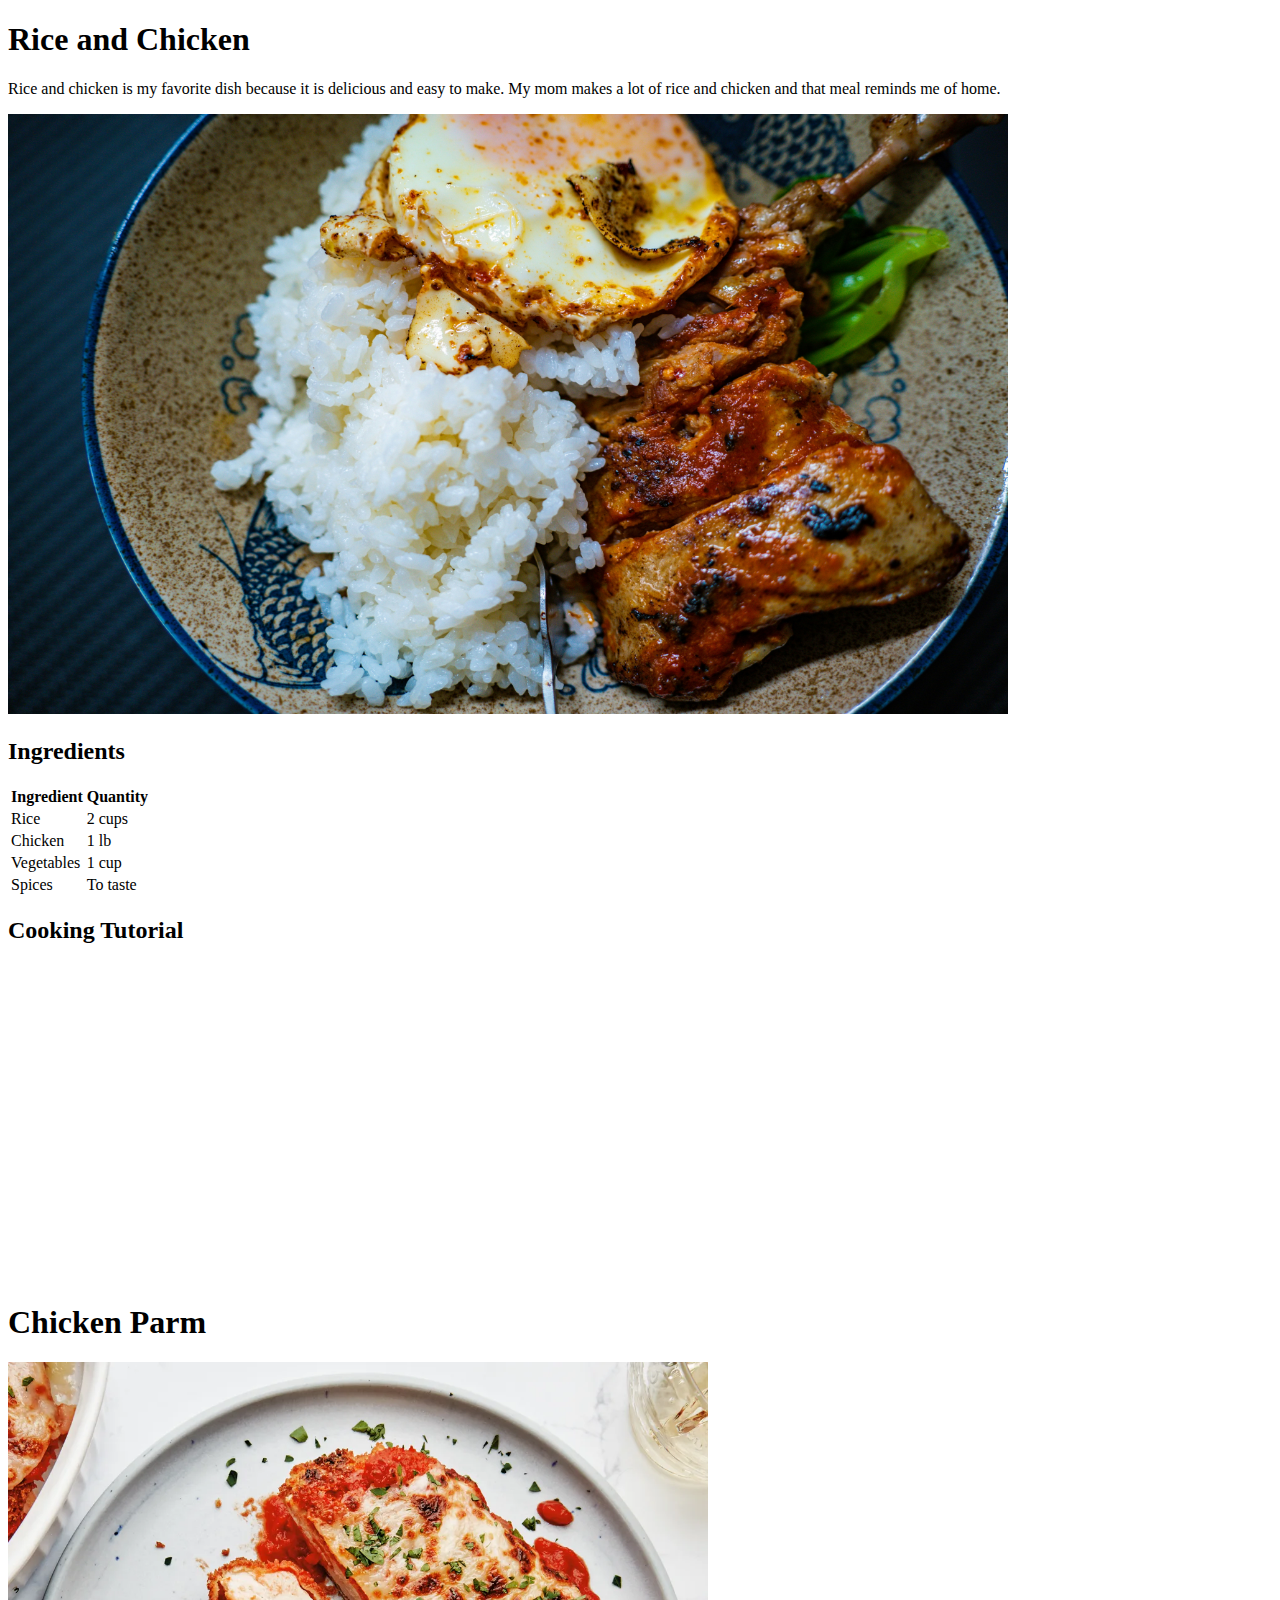
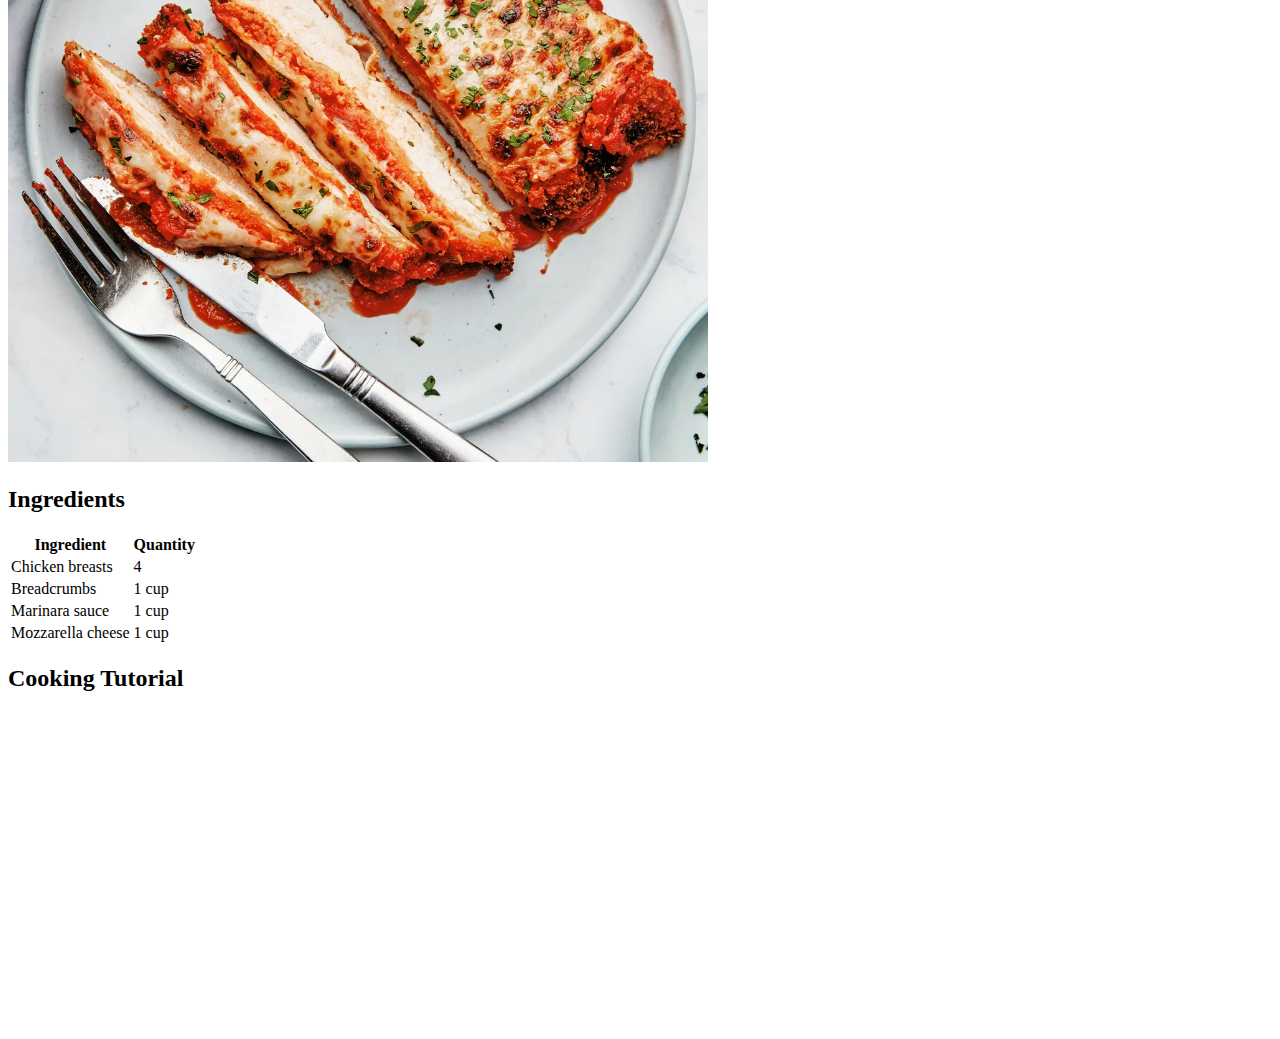
<file: labs/lab3/index.html>
<!DOCTYPE html>
<html lang="en">
<head>
    <meta charset="UTF-8">
    <meta name="viewport" content="width=device-width, initial-scale=1.0">
    <title>Rice and Chicken</title>
</head>
<body>
    <h1>Rice and Chicken</h1>
    <p>Rice and chicken is my favorite dish because it is delicious and easy to make. My mom makes a lot of rice and chicken and that meal reminds me of home. </p>


        <img src="images/rice_chicken.jpg" width="1000px" height="600px"  alt="Rice and Chicken" />
    <h2>Ingredients</h2>
    <table>
        <tr>
            <th>Ingredient</th>
            <th>Quantity</th>
        </tr>
        <tr>
            <td>Rice</td>
            <td>2 cups</td>
        </tr>
        <tr>
            <td>Chicken</td>
            <td>1 lb</td>
        </tr>
        <tr>
            <td>Vegetables</td>
            <td>1 cup</td>
        </tr>
        <tr>
            <td>Spices</td>
            <td>To taste</td>
        </tr>
    </table>
    <h2>Cooking Tutorial</h2>
    <iframe width="560" height="315" src="https://www.youtube.com/embed/3nEDcn5S8VA?si=KzeZxRQ4DGF1sa-4" title="YouTube video player" frameborder="0" allow="accelerometer; autoplay; clipboard-write; encrypted-media; gyroscope; picture-in-picture; web-share" referrerpolicy="strict-origin-when-cross-origin" allowfullscreen></iframe>


    <h1>Chicken Parm</h1>
    <img src="images/chicken_parm.webp" width="700px" height="700px" alt="Chicken Parm" />
    <h2>Ingredients</h2>
    <table>
        <tr>
            <th>Ingredient</th>
            <th>Quantity</th>
        </tr>
        <tr>
            <td>Chicken breasts</td>
            <td>4</td>
        </tr>
        <tr>
            <td>Breadcrumbs</td>
            <td>1 cup</td>
        </tr>
        <tr>

            
            <td>Marinara sauce</td>
            <td>1 cup</td>
        </tr>
        <tr>
            <td>Mozzarella cheese</td>
            <td>1 cup</td>
        </tr>
    </table>
    <h2>Cooking Tutorial</h2>
<iframe width="560" height="315" src="https://www.youtube.com/embed/gWJAirwCl8U?si=Ivl3hVZ7iwxwIbOj" title="YouTube video player" frameborder="0" allow="accelerometer; autoplay; clipboard-write; encrypted-media; gyroscope; picture-in-picture; web-share" referrerpolicy="strict-origin-when-cross-origin" allowfullscreen></iframe>
</body>
</html>


<!-- Your recipe home page should include the following information for your dish:
The name of your favorite dish. 
A short paragraph explaining why this dish is your favorite, any special memories associated with it, or interesting facts about it.
A picture of your dish. See the Images section below for more information.
Ingredients for your favorite dish that will be listed in a table.
A YouTube video related to your dish (tutorial or cooking demonstration).


It should also include the following information for your partners’ dishes:
The name of their favorite dishes. 
Pictures of their dishes. See the Images section below for more information.
Ingredients for their favorite dishes that will be listed in a table. -->
</file>
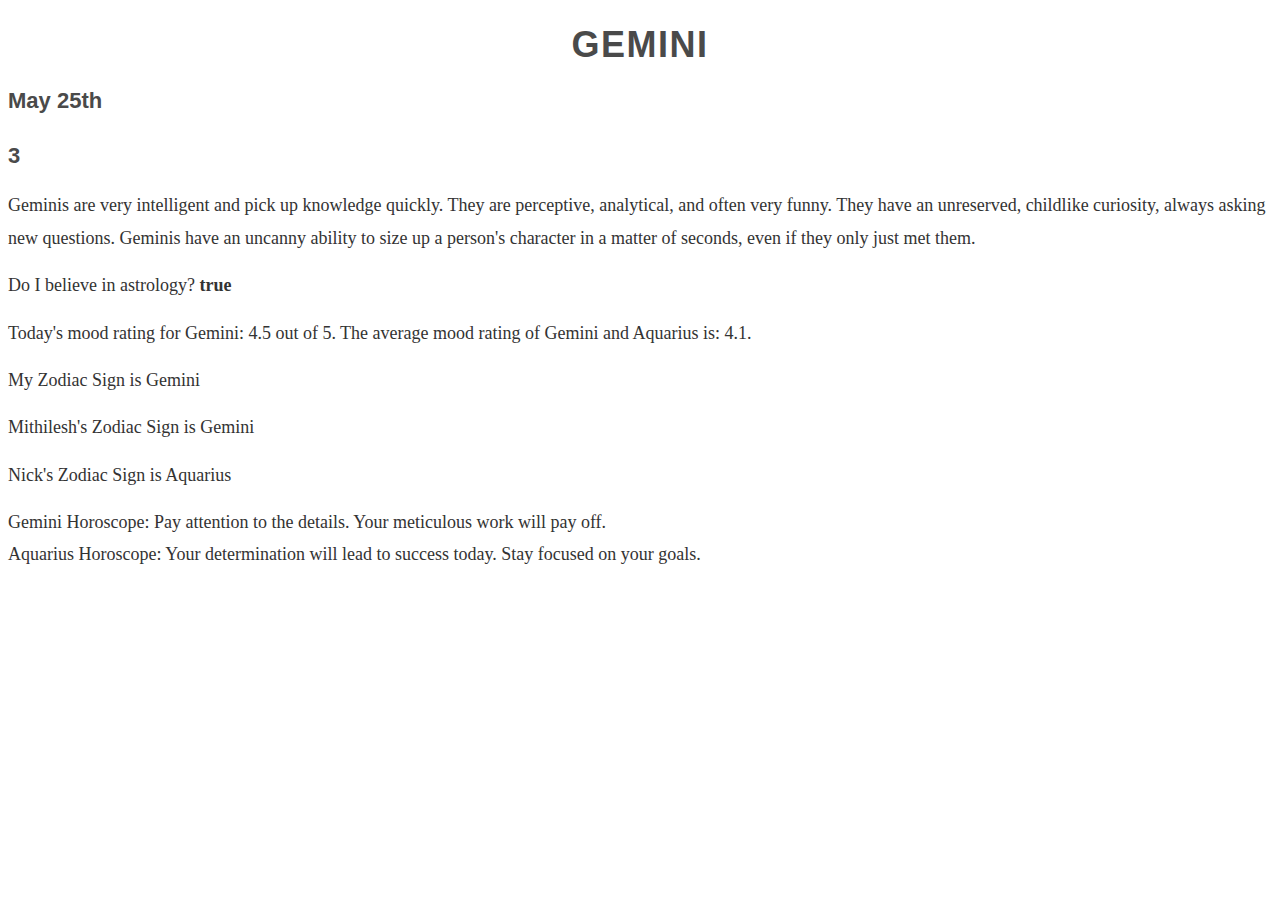
<file: labs/lab7/index.html>
<!DOCTYPE html>
<html>
  <head>
    <link href="css/style.css" type="text/css" rel="stylesheet">
  </head>
  
  <body>
    <h1 id="sign">My Sign</h1>
    <h3 class="birthday">Birthday: </h3>
    <h4 class="luckyNum">Lucky Number: </h4>
    <p>My horoscope...</p>
    <p>Do I believe in astrology? </p>
    <p></p>
    <p></p>
    <p></p>
    <p></p>
    <p></p>
    
  <script src="js/horoscope-data.js"></script>
  </body>
</html>
</file>
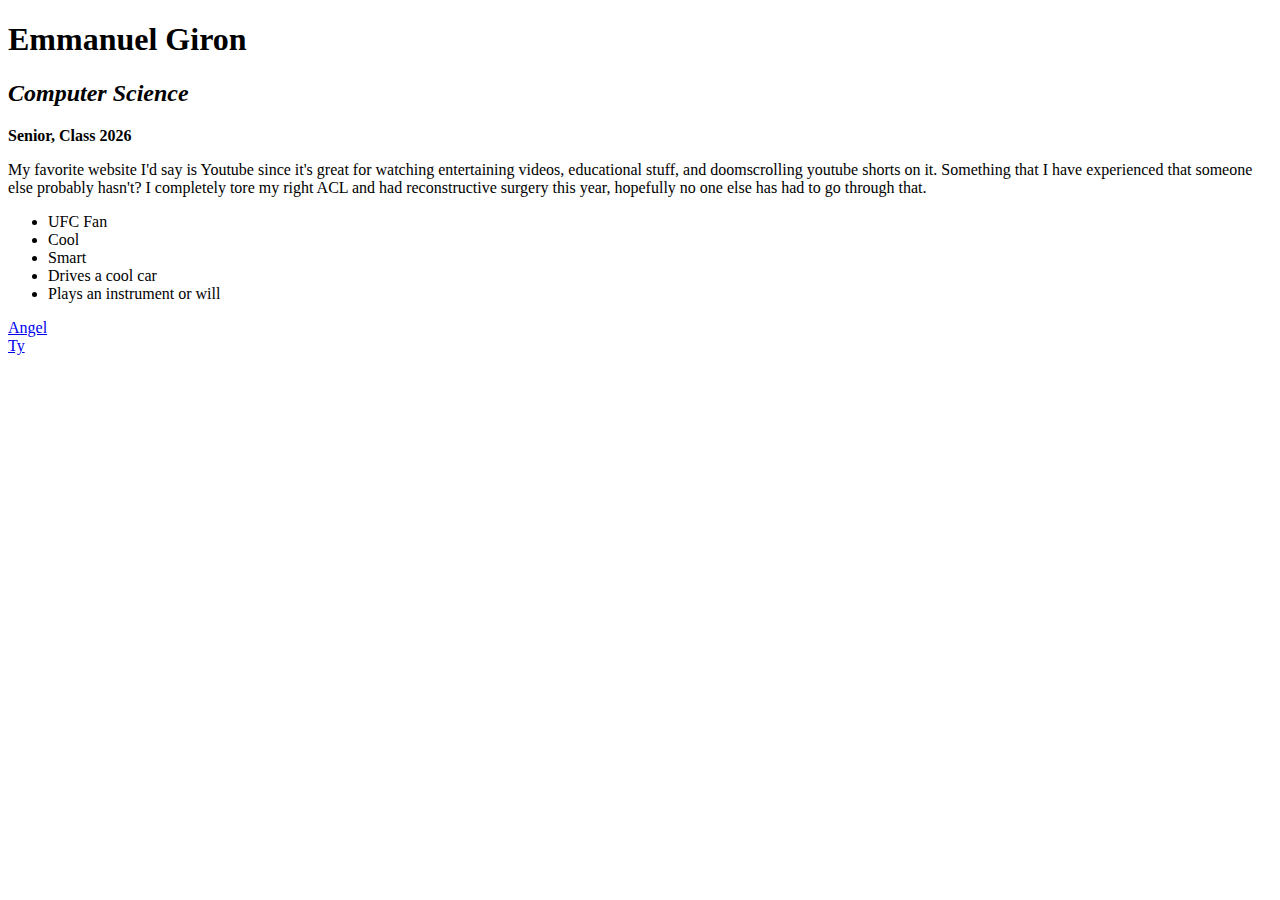
<file: labs/profile.html>
<!DOCTYPE html>
<html lang="en">
<head>
    <meta charset="UTF-8">
    <meta name="viewport" content="width=, initial-scale=1.0">
    <title>Emmanuel Giron</title>
</head>
<body>
    <h1>Emmanuel Giron</h1>

    <h2><em>Computer Science</em></h2>

    <p><strong>Senior, Class 2026</strong></p>

<p>My favorite website I'd say is Youtube since it's great for watching entertaining videos,  educational stuff, and doomscrolling youtube shorts on it. 
Something that I have experienced that someone else probably hasn't? I completely tore my right ACL and had 
reconstructive surgery this year, hopefully no one else has had to go through that.</p>

<ul>
    <li>UFC Fan</li>
    <li>Cool</li>
    <li>Smart</li>
    <li>Drives a cool car</li>
    <li>Plays an instrument or will</li>
</ul>

<a href="https://tymitchell.rhody.dev/csc271_projects/labs/lab2/profile.html ">Angel</a></h2> <br>
<a href="https://emmanuelgiron.rhody.dev/csc271_Projects/Labs/lab2/profile.html">Ty</a></h2>
 </body>
    
</html>
</file>
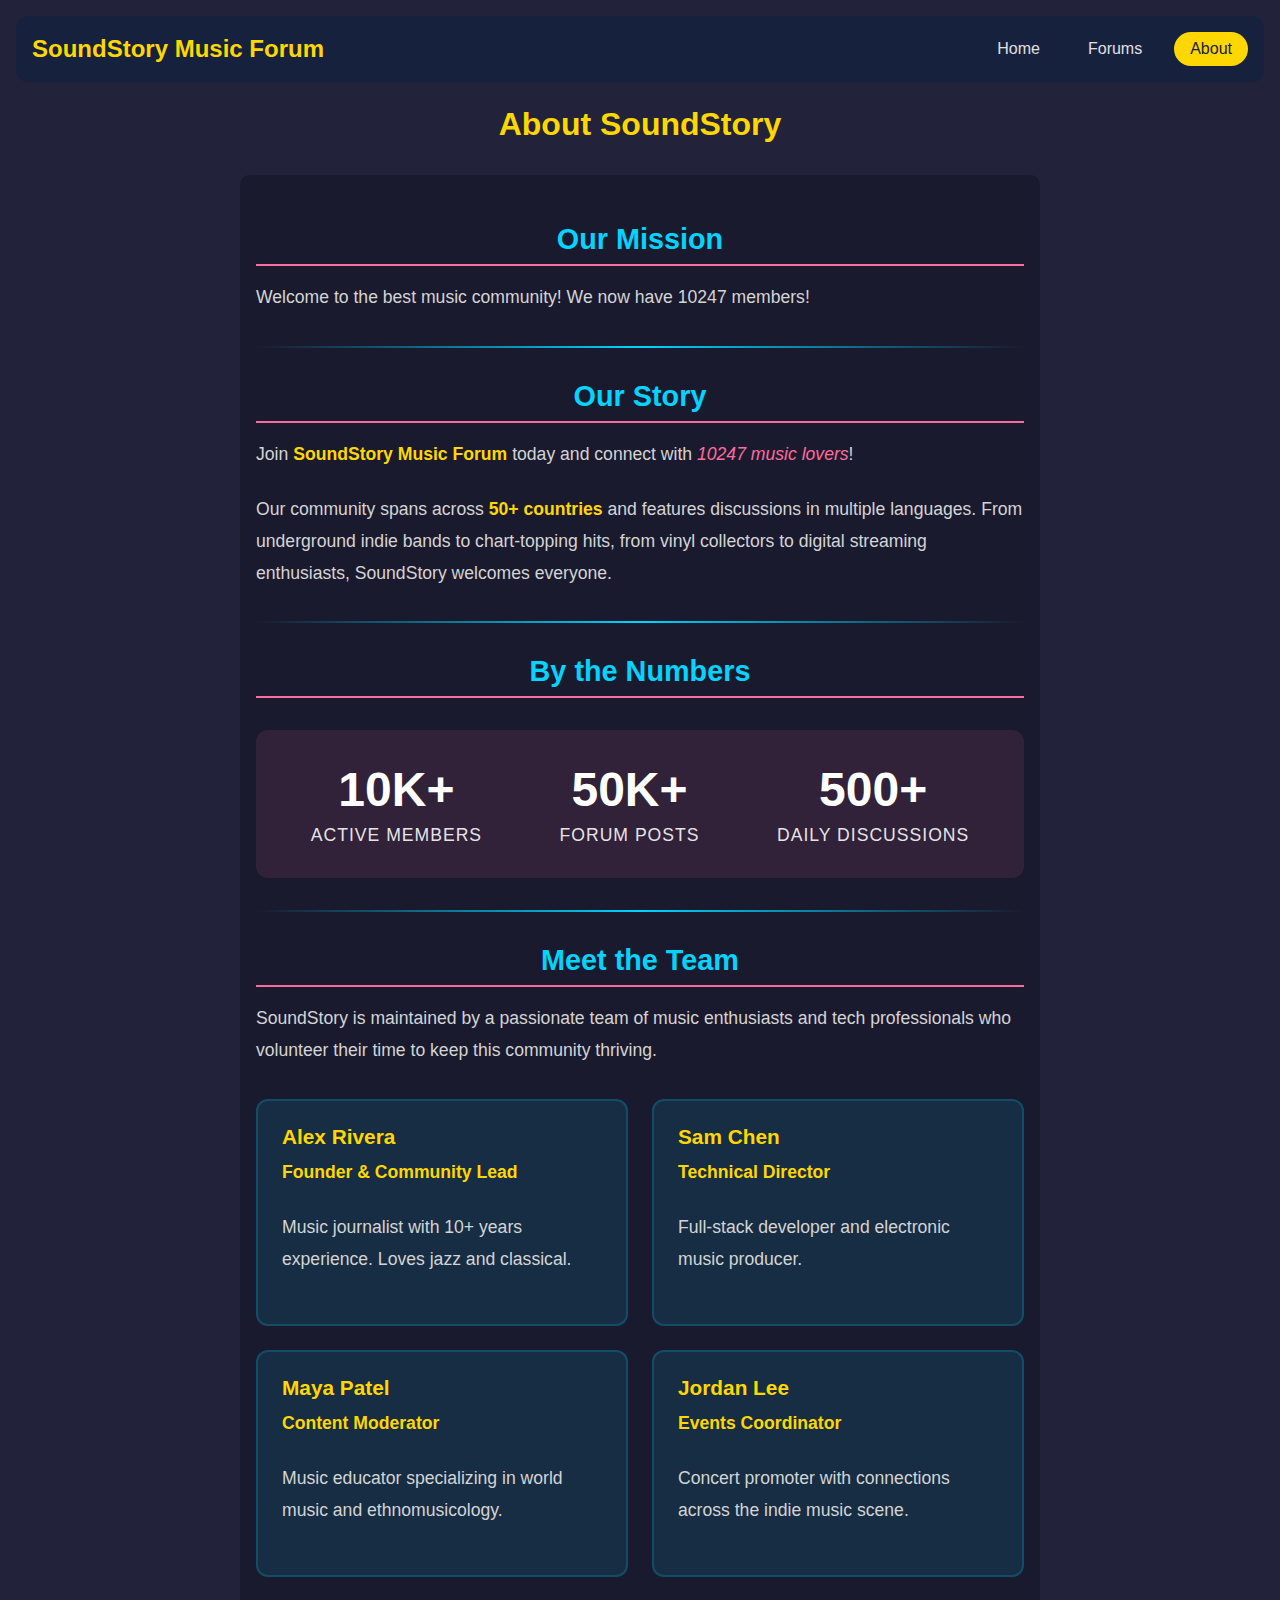
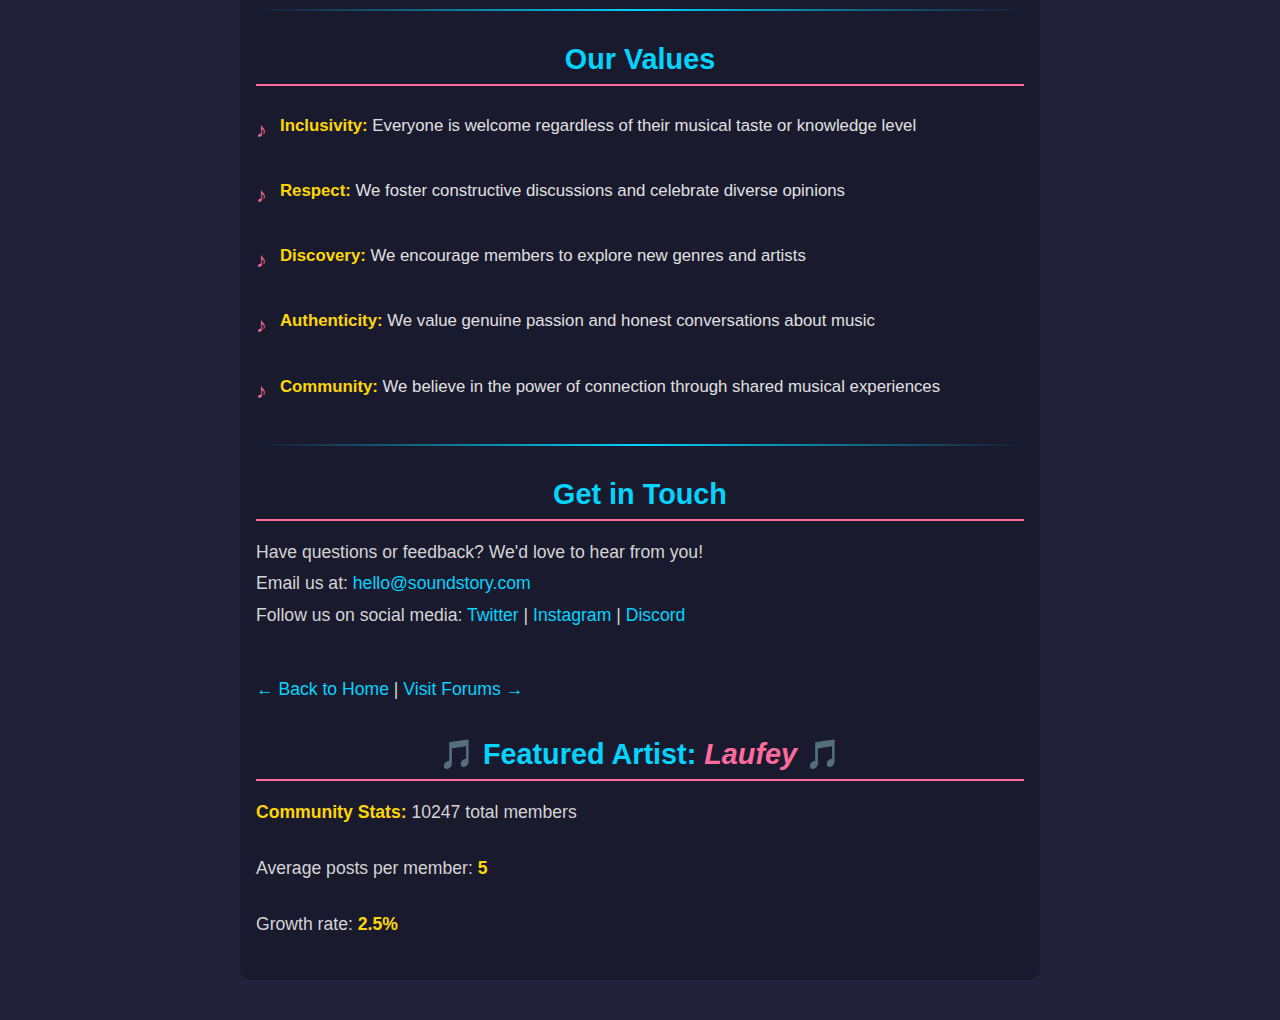
<file: product_site/about.html>
<!DOCTYPE html>
<html lang="en">
    <head>
        <meta charset="UTF-8" />
        <meta name="viewport" content="width=device-width, initial-scale=1.0" />

        <!-- SEO Meta Tags -->
        <title>About - SoundStory | Music Community & Forums</title>
        <meta
            name="description"
            content="Learn about SoundStory — a global community where music lovers connect, share, and discover new sounds from around the world."
        />
        <meta
            name="keywords"
            content="SoundStory, music forum, music community, about SoundStory, music discussion, global music fans"
        />
        <meta name="author" content="SoundStory Team" />

        <!-- Open Graph (Facebook & LinkedIn) -->
        <meta
            property="og:title"
            content="About SoundStory | Discover Our Music Community"
        />
        <meta
            property="og:description"
            content="SoundStory is a welcoming space for music lovers to connect, share, and explore sounds across cultures."
        />
        <meta property="og:type" content="website" />
        <meta property="og:url" content="https://www.soundstory.com/about.html" />
        <meta
            property="og:image"
            content="https://www.soundstory.com/images/og-image.jpg"
        />

        <!-- Twitter Card -->
        <meta name="twitter:card" content="summary_large_image" />
        <meta
            name="twitter:title"
            content="About SoundStory | Discover Our Music Community"
        />
        <meta
            name="twitter:description"
            content="Join SoundStory — where music lovers connect and share their passion for sound."
        />
        <meta
            name="twitter:image"
            content="https://www.soundstory.com/images/og-image.jpg"
        />

        <!-- Favicon -->
        <link rel="icon" type="image/png" href="images/favicon.png" alt="SoundStory logo favicon" />

        <!-- Stylesheet -->
        <link rel="stylesheet" href="css/stylesheet.css" />
        <style>
            /* Ensure visible focus for keyboard navigation */
            a:focus, button:focus, .header-nav a:focus {
                outline: 2px solid #0078d7;
                outline-offset: 2px;
                background: #e6f0fa;
            }
            .skip-link {
                position: absolute;
                left: -999px;
                top: auto;
                width: 1px;
                height: 1px;
                overflow: hidden;
                z-index: 100;
                background: #fff;
                color: #0078d7;
                padding: 8px;
                border-radius: 4px;
            }
            .skip-link:focus {
                left: 10px;
                top: 10px;
                width: auto;
                height: auto;
                font-weight: bold;
                box-shadow: 0 0 2px #0078d7;
            }
        </style>
        <!-- Google Tag Manager -->
        <script>
            (function (w, d, s, l, i) {
                w[l] = w[l] || [];
                w[l].push({ "gtm.start": new Date().getTime(), event: "gtm.js" });
                var f = d.getElementsByTagName(s)[0],
                    j = d.createElement(s),
                    dl = l != "dataLayer" ? "&l=" + l : "";
                j.async = true;
                j.src = "https://www.googletagmanager.com/gtm.js?id=" + i + dl;
                f.parentNode.insertBefore(j, f);
            })(window, document, "script", "dataLayer", "GTM-5FD22DLH");
        </script>
        <!-- End Google Tag Manager -->
    </head>

    <body>
        <!-- Skip to main content link for keyboard users -->
        <a href="#main-content" class="skip-link" tabindex="0">Skip to main content</a>

        <!-- Google Tag Manager (noscript) -->
        <noscript
            ><iframe
                src="https://www.googletagmanager.com/ns.html?id=GTM-5FD22DLH"
                height="0"
                width="0"
                style="display: none; visibility: hidden"
                title="Google Tag Manager"
                aria-hidden="true"
            ></iframe
        ></noscript>
        <!-- End Google Tag Manager (noscript) -->

        <!-- Header with Navigation -->
        <header class="header" role="banner">
            <div class="header-logo" aria-label="SoundStory logo">SoundStory</div>
            <nav class="header-nav" aria-label="Main navigation">
                <a href="music_forum.html" tabindex="0">Home</a>
                <a href="sound_story.html" tabindex="0">Forums</a>
                <a href="about.html" class="active" aria-current="page" tabindex="0">About</a>
            </nav>
        </header>

        <!-- Main Heading -->
        <div class="main-heading-container">
            <h1 class="main-heading">About SoundStory</h1>
        </div>

        <!-- Main Content Area -->
        <main id="main-content" tabindex="-1">
            <section class="mission-section">
                <h2>Our Mission</h2>
                <p>
                    <strong>SoundStory</strong> was founded with a simple mission: to
                    create a <em>welcoming space</em>
                    where music lovers from all backgrounds can share their passion,
                    discover new sounds, and connect with like-minded individuals. We
                    believe that music is a universal language that transcends borders,
                    cultures, and generations.
                </p>
            </section>

            <hr />

            <section class="story-section">
                <h2>Our Story</h2>
                <p>
                    Founded in 2024, SoundStory began as a small community of friends who
                    wanted to discuss music beyond mainstream platforms. What started as
                    weekly meetups evolved into a thriving online forum with thousands of
                    members worldwide. Today, we're proud to be one of the most
                    <em>diverse and inclusive</em> music communities on the web.
                </p>
                <p>
                    Our community spans across <strong>50+ countries</strong> and features
                    discussions in multiple languages. From underground indie bands to
                    chart-topping hits, from vinyl collectors to digital streaming
                    enthusiasts, SoundStory welcomes everyone.
                </p>
            </section>

            <hr />

            <section class="stats-section" aria-label="Community statistics">
                <h2>By the Numbers</h2>
                <div class="stats-container">
                    <div class="stat-box" tabindex="0" aria-label="Over 10,000 active members">
                        <span class="stat-number">10K+</span>
                        <span class="stat-label">Active Members</span>
                    </div>
                    <div class="stat-box" tabindex="0" aria-label="Over 50,000 forum posts">
                        <span class="stat-number">50K+</span>
                        <span class="stat-label">Forum Posts</span>
                    </div>
                    <div class="stat-box" tabindex="0" aria-label="Over 500 daily discussions">
                        <span class="stat-number">500+</span>
                        <span class="stat-label">Daily Discussions</span>
                    </div>
                </div>
            </section>

            <hr />

            <section class="team-section">
                <h2>Meet the Team</h2>
                <p>
                    SoundStory is maintained by a passionate team of music enthusiasts and
                    tech professionals who volunteer their time to keep this community
                    thriving.
                </p>
                <div class="team-grid">
                    <div class="team-member" tabindex="0" aria-label="Alex Rivera, Founder and Community Lead. Music journalist with 10+ years experience. Loves jazz and classical.">
                        <h3>Alex Rivera</h3>
                        <p><strong>Founder & Community Lead</strong></p>
                        <p>
                            Music journalist with 10+ years experience. Loves jazz and
                            classical.
                        </p>
                    </div>
                    <div class="team-member" tabindex="0" aria-label="Sam Chen, Technical Director. Full-stack developer and electronic music producer.">
                        <h3>Sam Chen</h3>
                        <p><strong>Technical Director</strong></p>
                        <p>Full-stack developer and electronic music producer.</p>
                    </div>
                    <div class="team-member" tabindex="0" aria-label="Maya Patel, Content Moderator. Music educator specializing in world music and ethnomusicology.">
                        <h3>Maya Patel</h3>
                        <p><strong>Content Moderator</strong></p>
                        <p>
                            Music educator specializing in world music and ethnomusicology.
                        </p>
                    </div>
                    <div class="team-member" tabindex="0" aria-label="Jordan Lee, Events Coordinator. Concert promoter with connections across the indie music scene.">
                        <h3>Jordan Lee</h3>
                        <p><strong>Events Coordinator</strong></p>
                        <p>
                            Concert promoter with connections across the indie music scene.
                        </p>
                    </div>
                </div>
            </section>

            <hr />

            <section class="values-section">
                <h2>Our Values</h2>
                <ul>
                    <li>
                        <strong>Inclusivity:</strong> Everyone is welcome regardless of
                        their musical taste or knowledge level
                    </li>
                    <li>
                        <strong>Respect:</strong> We foster constructive discussions and
                        celebrate diverse opinions
                    </li>
                    <li>
                        <strong>Discovery:</strong> We encourage members to explore new
                        genres and artists
                    </li>
                    <li>
                        <strong>Authenticity:</strong> We value genuine passion and honest
                        conversations about music
                    </li>
                    <li>
                        <strong>Community:</strong> We believe in the power of connection
                        through shared musical experiences
                    </li>
                </ul>
            </section>

            <hr />

            <section class="contact-section">
                <h2>Get in Touch</h2>
                <p>
                    Have questions or feedback? We'd love to hear from you!<br />
                    Email us at:
                    <a href="mailto:hello@soundstory.com" tabindex="0">hello@soundstory.com</a><br />
                    Follow us on social media: 
                    <a href="#" tabindex="0" aria-label="Follow us on Twitter">Twitter</a> |
                    <a href="#" tabindex="0" aria-label="Follow us on Instagram">Instagram</a> | 
                    <a href="#" tabindex="0" aria-label="Join us on Discord">Discord</a>
                </p>
            </section>

            <nav class="back-navigation" aria-label="Page navigation">
                <br />
                <p>
                    <a href= "music_forum.html" tabindex="0">← Back to Home</a> |
                    <a href= "sound_story.html" tabindex="0">Visit Forums →</a>
                </p>
            </nav>
        </main>
        <script src="js/app.js"></script>
    </body>
</html>
</file>
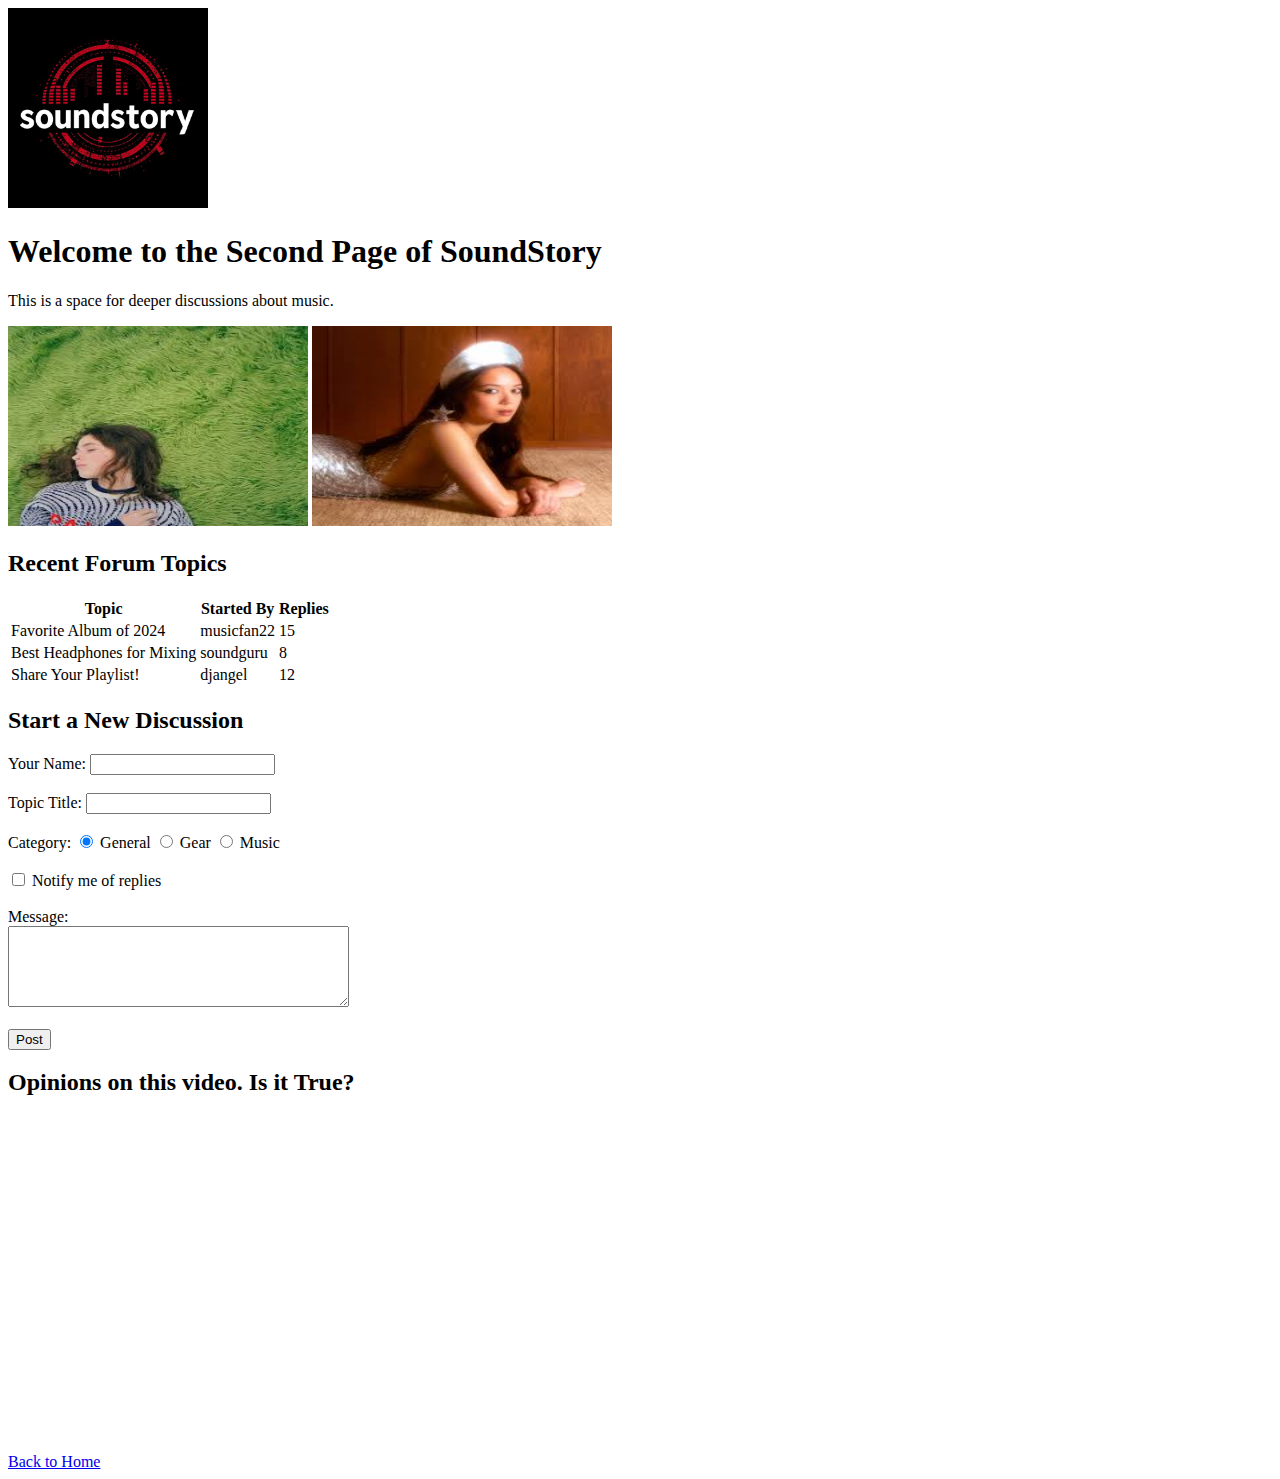
<file: product_site/second_page.html>
<!-- Angel Bencosme 9/26
This page is kind of like the page where you can make a post to the forum -->

<!DOCTYPE html>
<html lang="en">
<head>
    <meta charset="UTF-8">
    <meta name="viewport" content="width=device-width, initial-scale=1.0">
    <title>Sound Story</title>
</head>
<body>
    <!-- Logo -->
    <img src="images/soundstory.jpg" alt="SoundStory original logo: stylized headphones with music notes" width="200" height="200">

    <h1>Welcome to the Second Page of SoundStory</h1>
    <p>This is a space for deeper discussions about music.</p>

    <!-- Related Images -->
    <div>
        <img src="images/clairo.jpeg" alt="People discussing music in a forum" width="300" height="200">
        <img src="images/laufey.jpeg" alt="Colorful music waveform illustration" width="300" height="200">
    </div>

    <!-- Table: Recent Forum Topics -->
    <h2>Recent Forum Topics</h2>
    <table>
        <thead>
            <tr>
                <th>Topic</th>
                <th>Started By</th>
                <th>Replies</th>
            </tr>
        </thead>
        <tbody>
            <tr>
                <td>Favorite Album of 2024</td>
                <td>musicfan22</td>
                <td>15</td>
            </tr>
            <tr>
                <td>Best Headphones for Mixing</td>
                <td>soundguru</td>
                <td>8</td>
            </tr>
            <tr>
                <td>Share Your Playlist!</td>
                <td>djangel</td>
                <td>12</td>
            </tr>
        </tbody>
    </table>

    <!-- Forum Post Form -->
    <h2>Start a New Discussion</h2>
    <form action="#" method="post">
        <label for="username">Your Name:</label>
        <input type="text" id="username" name="username" required maxlength="20"><br><br>

        <label for="topic">Topic Title:</label>
        <input type="text" id="topic" name="topic" required maxlength="50"><br><br>

        <label>Category:</label>
        <input type="radio" id="general" name="category" value="General" checked>
        <label for="general">General</label>
        <input type="radio" id="gear" name="category" value="Gear">
        <label for="gear">Gear</label>
        <input type="radio" id="music" name="category" value="Music">
        <label for="music">Music</label><br><br>

        <label>
            <input type="checkbox" name="notify" value="yes">
            Notify me of replies
        </label><br><br>

        <label for="message">Message:</label><br>
        <textarea id="message" name="message" rows="5" cols="40" required></textarea><br><br>

        <input type="submit" value="Post">
    </form>

    <!-- Embedded Video -->
    <h2>Opinions on this video. Is it True?</h2>
<iframe width="560" height="315" src="https://www.youtube.com/embed/R9s1Iswvz3Q?si=vgrpgZPAY2GB95Ad" title="YouTube video player" frameborder="0" allow="accelerometer; autoplay; clipboard-write; encrypted-media; gyroscope; picture-in-picture; web-share" referrerpolicy="strict-origin-when-cross-origin" allowfullscreen></iframe>

    <br><br>
    <a href="index.html">Back to Home</a>


</body>
</html>
</file>
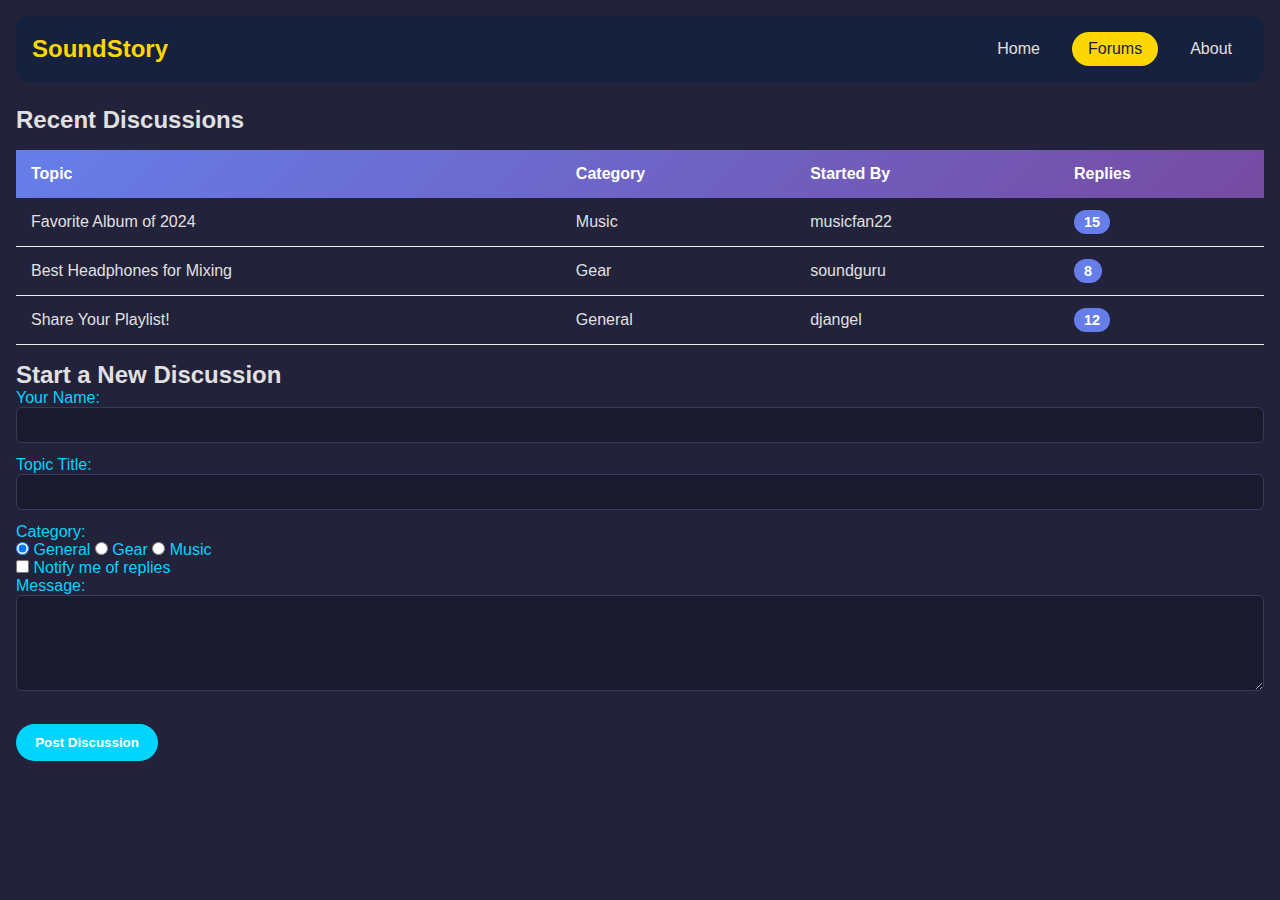
<file: product_site/sound_story.html>
<!DOCTYPE html>
<html lang="en">
  <head>
    <meta charset="UTF-8" />
    <meta name="viewport" content="width=device-width, initial-scale=1.0" />
    <title>SoundStory Forum | Discuss Music, Share Playlists & Gear Tips</title>
    <meta
      name="description"
      content="Join the SoundStory music forum to talk about your favorite albums, share playlists, explore mixing gear, and connect with other passionate music fans."
    />
    
    <link rel="stylesheet" href="css/stylesheet.css" />

  </head>

  <body>

    <div class="container">
        <header class="header" role="banner">
            <div class="header-logo" aria-label="SoundStory logo">SoundStory</div>
            <nav class="header-nav" aria-label="Main navigation">
                <a href="music_forum.html" tabindex="0">Home</a>
                <a href="sound_story.html" class="active" aria-current="page" tabindex="0">Forums</a>
                <a href="about.html" >About</a>
            </nav>
        </header>

      <div class="content">
        <!-- Forum Topics Section -->
        <section class="section">
          <h2>Recent Discussions</h2>
          <table class="forum-table">
            <thead>
              <tr>
                <th>Topic</th>
                <th>Category</th>
                <th>Started By</th>
                <th>Replies</th>
              </tr>
            </thead>
            <tbody id="forum-table-body">
              <!-- Posts will be inserted here -->
            </tbody>
          </table>
        </section>

        <!-- New Post Form -->
        <section class="section">
          <h2>Start a New Discussion</h2>
          <div class="form-section">
            <form id="post-form">
              <div class="form-group">
                <label for="username">Your Name:</label>
                <input type="text" id="username" name="username" required maxlength="20" />
              </div>

              <div class="form-group">
                <label for="topic">Topic Title:</label>
                <input type="text" id="topic" name="topic" required maxlength="50" />
              </div>

              <div class="form-group">
                <label>Category:</label>
                <div class="radio-group">
                  <label>
                    <input type="radio" name="category" value="General" checked />
                    General
                  </label>
                  <label>
                    <input type="radio" name="category" value="Gear" />
                    Gear
                  </label>
                  <label>
                    <input type="radio" name="category" value="Music" />
                    Music
                  </label>
                </div>
              </div>

              <div class="form-group">
                <div class="checkbox-group">
                  <input type="checkbox" id="notify" name="notify" value="yes" />
                  <label for="notify">Notify me of replies</label>
                </div>
              </div>

              <div class="form-group">
                <label for="message">Message:</label>
                <textarea id="message" name="message" rows="5" required></textarea>
              </div>

              <button type="submit" class="submit-btn">Post Discussion</button>
            </form>
          </div>
        </section>
      </div>
    </div>

    <!-- Modal -->
    <div id="post-modal" class="modal">
      <div class="modal-content">
        <span class="close-btn" id="close-modal">&times;</span>
        <div class="modal-header">
          <h2 id="modal-title"></h2>
        </div>
        <div class="modal-meta">
          <span><strong>Posted by:</strong> <span id="modal-user"></span></span>
          <span id="modal-category"></span>
        </div>
        <div class="modal-message" id="modal-message"></div>
      </div>
    </div>

    <script>
      // Data structure for forum posts
      const forumPosts = [
        {
          id: 1,
          topic: "Favorite Album of 2024",
          username: "musicfan22",
          category: "Music",
          replies: 15,
          message: "What's everyone's favorite album from this year? I've been really into the new releases from indie artists. Share your top picks!"
        },
        {
          id: 2,
          topic: "Best Headphones for Mixing",
          username: "soundguru",
          category: "Gear",
          replies: 8,
          message: "Looking for recommendations on professional headphones for mixing. What do you all use in your home studios?"
        },
        {
          id: 3,
          topic: "Share Your Playlist!",
          username: "djangel",
          category: "General",
          replies: 12,
          message: "Drop your favorite playlists here! I'm always looking for new music to discover. All genres welcome!"
        }
      ];

      let nextId = 4;

      // Render posts to table
      function renderPosts() {
        const tbody = document.getElementById('forum-table-body');
        tbody.innerHTML = '';
        
        forumPosts.forEach(post => {
          const row = tbody.insertRow();
          row.onclick = () => openModal(post.id);
          
          const badgeClass = `badge badge-${post.category.toLowerCase()}`;
          
          row.innerHTML = `
            <td><span class="topic-title">${post.topic}</span></td>
            <td><span class="${badgeClass}">${post.category}</span></td>
            <td>${post.username}</td>
            <td><span class="replies-count">${post.replies}</span></td>
          `;
        });
      }

      // Open modal with post details
      function openModal(postId) {
        const post = forumPosts.find(p => p.id === postId);
        if (!post) return;
        
        document.getElementById('modal-title').textContent = post.topic;
        document.getElementById('modal-user').textContent = post.username;
        document.getElementById('modal-category').innerHTML = `<span class="badge badge-${post.category.toLowerCase()}">${post.category}</span>`;
        document.getElementById('modal-message').textContent = post.message;
        document.getElementById('post-modal').classList.add('active');
      }

      // Close modal
      function closeModal() {
        document.getElementById('post-modal').classList.remove('active');
      }

      // Handle form submission
      document.getElementById('post-form').addEventListener('submit', function(e) {
        e.preventDefault();
        
        const newPost = {
          id: nextId++,
          topic: document.getElementById('topic').value,
          username: document.getElementById('username').value,
          category: document.querySelector('input[name="category"]:checked').value,
          replies: 0,
          message: document.getElementById('message').value
        };
        
        forumPosts.unshift(newPost); // Add to beginning of array
        renderPosts();
        
        // Reset form
        this.reset();
        
        // Show success feedback
        alert('Your discussion has been posted!');
      });

      // Event listeners
      document.getElementById('close-modal').addEventListener('click', closeModal);
      document.getElementById('post-modal').addEventListener('click', function(e) {
        if (e.target === this) closeModal();
      });

      // Initial render
      renderPosts();
    </script>
  </body>
</html>
</file>
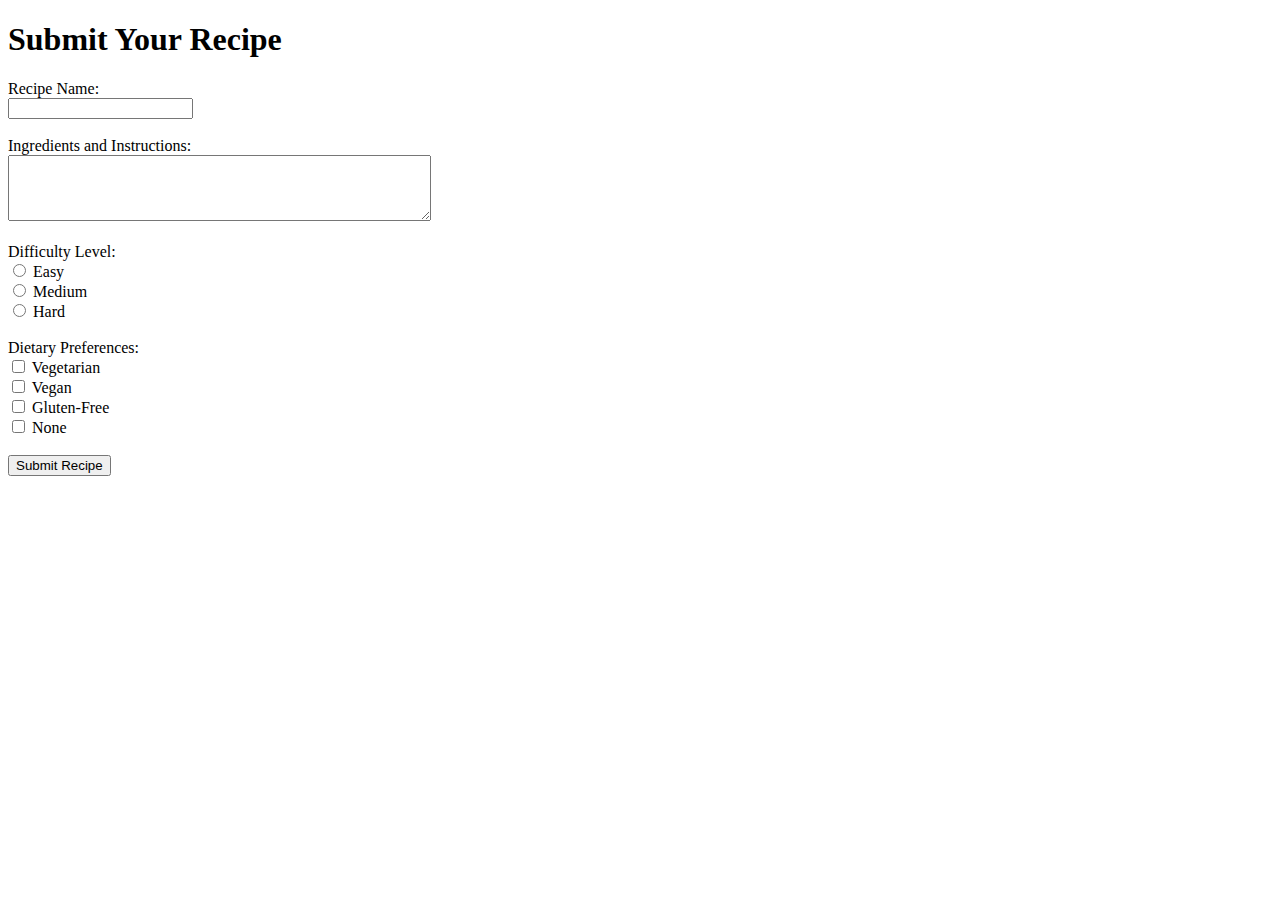
<file: labs/lab3/submission.html>
<!DOCTYPE html>
<html lang="en">
<head>
    <meta charset="UTF-8">
    <meta name="viewport" content="width=device-width, initial-scale=1.0">
    <title>Submission</title>
</head>
<body>
    <h1>Submit Your Recipe</h1>
    <form action="index.html" method="get">
        <label for="recipeName">Recipe Name:</label><br>
        <input type="text" id="recipeName" name="recipeName" required><br><br>

        <label for="ingredients">Ingredients and Instructions:</label><br>
        <textarea id="ingredients" name="ingredients" rows="4" cols="50" required></textarea><br><br>

        <label>Difficulty Level:</label><br>
        <input type="radio" id="easy" name="difficulty" value="Easy" required>
        <label for="easy">Easy</label><br>
        <input type="radio" id="medium" name="difficulty" value="Medium">
        <label for="medium">Medium</label><br>
        <input type="radio" id="hard" name="difficulty" value="Hard">
        <label for="hard">Hard</label><br><br>
        <label>Dietary Preferences:</label><br>
        <input type="checkbox" id="vegetarian" name="dietary" value="Vegetarian">
        <label for="vegetarian">Vegetarian</label><br>
        <input type="checkbox" id="vegan" name="dietary" value="Vegan">
        <label for="vegan">Vegan</label><br>
        <input type="checkbox" id="glutenFree" name="dietary" value="Gluten-Free">
        <label for="glutenFree">Gluten-Free</label><br>
        <input type="checkbox" id="none" name="dietary" value="None">
        <label for="none">None</label><br><br>

        <input type="submit" value="Submit Recipe">
    </form>
    
</body>
</html>












<!-- new file called submission.html that meets the following requirements:
Use the correct HTML document structure with one set of html, head and body tags. 
Give this page a distinct title (title appears in the browser tab, not on the web page).
Create a form that allows users to submit new recipes. Include the following input types:
Text input fields for the user’s recipe name.
A text area for ingredients and instructions.
Radio buttons for difficulty level (Easy, Medium, Hard).
Checkboxes for dietary preferences (Vegetarian, Vegan, etc.).
A submit button. When the form is submitted, it redirects back to index.html. -->
</file>
<file: labs/lab7/css/style.css>
#sign {
    font-size: 36px;
    color: #4A4A4A;
    text-align: center;
    text-transform: uppercase;
    letter-spacing: 1.5px;
    font-family: 'Helvetica Neue', sans-serif; 
    margin-bottom: 20px;
}


.birthday {
    font-size: 22px;
    color: #4A4A4A; 
    margin-bottom: 10px;
    font-family: 'Helvetica Neue', sans-serif; 
}


.luckyNum {
    font-size: 22px;
    color: #4A4A4A;
    font-family: 'Helvetica Neue', sans-serif; 
    margin-bottom: 20px;
}


p {
    font-size: 18px;
    line-height: 1.8;
    color: #333; 
    font-family: 'Georgia', serif; 
    margin: 15px 0;
}
</file>
<file: product_site/css/stylesheet.css>
/* --- GLOBAL STYLES --- */
* {
  margin: 0;
  padding: 0;
  box-sizing: border-box;
}

body {
  padding: 1rem;
  background: #22223b;
  min-height: 100vh;
  font-family: 'Segoe UI', sans-serif;
  color: #e0e0e0;
}

/* --- HEADER --- */
.header {
  background: #16213e;
  padding: 1rem;
  display: flex;
  justify-content: space-between;
  align-items: center;
  border-radius: 12px;
  margin-bottom: 1.5rem;
}

.header-logo {
  font-size: 1.5rem;
  font-weight: bold;
  color: #ffd700;
}

.header-nav {
  display: flex;
  gap: 1rem;
}

.header-nav a {
  color: #e0e0e0;
  padding: 0.5rem 1rem;
  border-radius: 20px;
  text-decoration: none;
  transition: background 0.2s, color 0.2s;
}

.header-nav a:hover,
.header-nav .active {
  background: #ffd700;
  color: #16213e;
}

/* --- MAIN CONTENT --- */
.main-heading {
  font-size: 2rem;
  color: #ffd700;
  text-align: center;
  margin-bottom: 1rem;
}

#main-content {
  background: #1a1a2e;
  padding: 1rem;
  border-radius: 10px;
  margin: 0 auto 1.5rem auto;
  max-width: 800px;
}

#main-content h1,
#main-content h2 {
  color: #ffd700;
  margin-bottom: 1rem;
  text-align: center;
}

#main-content p,
#main-content ul li {
  font-size: 1rem;
  margin-bottom: 1rem;
}

#main-content ul {
  list-style: none;
  padding-left: 0;
}

#main-content ul li::before {
  content: "•";
  color: #ff6b9d;
  margin-right: 0.5em;
}

#main-content a {
  color: #00d4ff;
  text-decoration: underline;
}

strong {
  color: #ffd700;
}

em {
  color: #ff6b9d;
}

/* --- BUTTON --- */
button,
input[type="submit"] {
  background: #00d4ff;
  color: #fff;
  border: none;
  padding: 0.7rem 1.2rem;
  border-radius: 20px;
  cursor: pointer;
  font-weight: bold;
  margin-top: 1rem;
}

button:hover,
input[type="submit"]:hover {
  background: #0099cc;
}

/* --- IMAGE --- */
img {
  max-width: 100%;
  border-radius: 8px;
  display: block;
  margin: 1rem auto;
}

/* --- TABLE --- */
table {
  width: 100%;
  border-collapse: collapse;
  margin: 1rem 0;
  background: #22223b;
  border-radius: 6px;
}

thead {
  background: #16213e;
  color: #fff;
}

th, td {
  padding: 0.7rem;
  text-align: left;
}

tbody tr {
  border-bottom: 1px solid #2a2a3e;
}

tbody tr:hover {
  background: #2d2d44;
}

/* --- FORM --- */
form label {
  color: #00d4ff;
  font-weight: 500;
}

input[type="text"],
input[type="email"],
textarea {
  width: 100%;
  padding: 0.6rem;
  margin-bottom: 0.8rem;
  border: 1px solid #3a3a5a;
  border-radius: 6px;
  background: #1a1a2e;
  color: #e0e0e0;
}

textarea {
  min-height: 80px;
}

/* --- RESPONSIVE --- */
@media (max-width: 600px) {
  .header {
    flex-direction: column;
    align-items: flex-start;
  }
  .main-heading {
    font-size: 1.3rem;
  }
  #main-content {
    padding: 0.7rem;
    font-size: 0.95rem;
  }
  th, td {
    padding: 0.4rem;
  }
  button,
  input[type="submit"] {
    width: 100%;
  }
}



        .main-heading-container {
            text-align: center;
            margin-bottom: 2rem;
        }


        #main-content h2 {
            color: #00d4ff;
            font-size: 1.8rem;
            margin-top: 2rem;
            margin-bottom: 1rem;
            border-bottom: 2px solid #ff6b9d;
            padding-bottom: 0.5rem;
        }

        #main-content p {
            line-height: 1.8;
            font-size: 1.1rem;
            margin-bottom: 1.5rem;
            color: #d4d4d4;
        }

        #main-content ul {
            list-style: none;
            padding-left: 0;
        }

        #main-content ul li {
            padding: 0.7rem 0;
            padding-left: 1.5rem;
            position: relative;
            font-size: 1.05rem;
            line-height: 1.6;
        }

        #main-content ul li::before {
            content: "♪";
            position: absolute;
            left: 0;
            color: #ff6b9d;
            font-size: 1.3rem;
        }

        #main-content hr {
            border: none;
            height: 2px;
            background: linear-gradient(90deg, transparent, #00d4ff, transparent);
            margin: 2rem 0;
        }

        #main-content a {
            color: #00d4ff;
            text-decoration: none;
            border-bottom: 1px solid transparent;
            transition: border-bottom 0.3s, color 0.3s;
        }

        #main-content a:hover {
            color: #ff6b9d;
            border-bottom: 1px solid #ff6b9d;
        }

        .team-grid {
            display: grid;
            grid-template-columns: repeat(auto-fit, minmax(250px, 1fr));
            gap: 1.5rem;
            margin: 2rem 0;
        }

        .team-member {
            background: rgba(0, 212, 255, 0.1);
            padding: 1.5rem;
            border-radius: 12px;
            border: 2px solid rgba(0, 212, 255, 0.2);
            transition: transform 0.3s, box-shadow 0.3s;
        }

        .team-member:hover {
            transform: translateY(-5px);
            box-shadow: 0 8px 16px rgba(0, 212, 255, 0.2);
        }

        .team-member h3 {
            color: #ffd700;
            margin-top: 0;
            font-size: 1.3rem;
        }

        .team-member p {
            color: #e0e0e0;
            font-size: 1rem;
            margin: 0.5rem 0;
        }

        .stats-container {
            display: flex;
            justify-content: space-around;
            flex-wrap: wrap;
            gap: 2rem;
            margin: 2rem 0;
            padding: 2rem;
            background: rgba(255, 107, 157, 0.1);
            border-radius: 12px;
        }

        .stat-box {
            text-align: center;
        }

        .stat-number {
            font-size: 2.5rem;
            color: #ffd700;
            font-weight: bold;
            display: block;
        }

        .stat-label {
            color: #00d4ff;
            font-size: 1.1rem;
            margin-top: 0.5rem;
        }

        strong {
            color: #ffd700;
        }

        em {
            color: #ff6b9d;
            font-style: italic;
        }


        /* ===========================
   DECISION TREE RESULT STYLES
   =========================== */

.onboarding-result {
  margin: 2rem auto;
  max-width: 800px;
  padding: 0 1rem;
}

.result-card {
  background: linear-gradient(135deg, #667eea 0%, #764ba2 100%);
  border-radius: 15px;
  padding: 2rem;
  color: white;
  box-shadow: 0 10px 30px rgba(0, 0, 0, 0.2);
  animation: slideIn 0.5s ease;
}

.result-card h2 {
  font-size: 2rem;
  margin-bottom: 1rem;
  color: white;
}

.result-card p {
  font-size: 1.1rem;
  line-height: 1.6;
  margin-bottom: 1.5rem;
}

.retry-button {
  background: white;
  color: #667eea;
  border: none;
  padding: 0.8rem 1.5rem;
  font-size: 1rem;
  font-weight: bold;
  border-radius: 8px;
  cursor: pointer;
  transition: transform 0.2s ease, box-shadow 0.2s ease;
}

.retry-button:hover {
  transform: translateY(-2px);
  box-shadow: 0 5px 15px rgba(0, 0, 0, 0.3);
}

/* Different color schemes for different user types */
.beginner-lessons {
  background: linear-gradient(135deg, #f093fb 0%, #f5576c 100%);
}

.beginner-community {
  background: linear-gradient(135deg, #4facfe 0%, #00f2fe 100%);
}

.pro-forums {
  background: linear-gradient(135deg, #43e97b 0%, #38f9d7 100%);
}

.general-discussions {
  background: linear-gradient(135deg, #fa709a 0%, #fee140 100%);
}

/* ===========================
   ONBOARDING BUTTON STYLES
   =========================== */

.onboarding-button {
  display: inline-block;
  margin-top: 1.5rem;
  background: linear-gradient(135deg, #667eea 0%, #764ba2 100%);
  color: white;
  border: none;
  padding: 1rem 2rem;
  font-size: 1.1rem;
  font-weight: bold;
  border-radius: 30px;
  cursor: pointer;
  box-shadow: 0 5px 20px rgba(102, 126, 234, 0.4);
  transition: transform 0.3s ease, box-shadow 0.3s ease;
}

.onboarding-button:hover {
  transform: translateY(-3px);
  box-shadow: 0 8px 25px rgba(102, 126, 234, 0.6);
}

.onboarding-button:active {
  transform: translateY(-1px);
}

/* ===========================
   GENRE SHOWCASE STYLES (FOR LOOP)
   =========================== */

.genre-showcase {
  padding: 3rem 1rem;
  background: linear-gradient(to bottom, #f8f9fa, #ffffff);
}

.genre-showcase h2 {
  text-align: center;
  font-size: 2.5rem;
  margin-bottom: 2rem;
  color: #333;
}

.genre-grid {
  display: grid;
  grid-template-columns: repeat(auto-fit, minmax(250px, 1fr));
  gap: 1.5rem;
  max-width: 1200px;
  margin: 0 auto;
}

.genre-card {
  background: white;
  border-radius: 12px;
  padding: 2rem;
  text-align: center;
  box-shadow: 0 4px 15px rgba(0, 0, 0, 0.1);
  transition: transform 0.3s ease, box-shadow 0.3s ease;
  cursor: pointer;
}

.genre-card:hover {
  transform: translateY(-8px);
  box-shadow: 0 8px 25px rgba(0, 0, 0, 0.15);
}

.genre-icon {
  font-size: 3rem;
  display: block;
  margin-bottom: 1rem;
}

.genre-card h3 {
  font-size: 1.5rem;
  margin-bottom: 0.5rem;
  color: #667eea;
}

.genre-card p {
  font-size: 0.95rem;
  color: #666;
  line-height: 1.5;
}

/* ===========================
   COMMUNITY STATS STYLES (WHILE LOOP)
   =========================== */

.community-stats {
  padding: 3rem 1rem;
  background: linear-gradient(135deg, #667eea 0%, #764ba2 100%);
  color: white;
  margin: 3rem 0;
}

.community-stats h2 {
  text-align: center;
  font-size: 2.5rem;
  margin-bottom: 2rem;
  color: white;
}

.stats-grid {
  display: grid;
  grid-template-columns: repeat(auto-fit, minmax(200px, 1fr));
  gap: 2rem;
  max-width: 1000px;
  margin: 0 auto;
}

.stat-card {
  text-align: center;
  padding: 2rem;
  background: rgba(255, 255, 255, 0.1);
  border-radius: 12px;
  backdrop-filter: blur(10px);
  transition: transform 0.3s ease;
}

.stat-card:hover {
  transform: scale(1.05);
  background: rgba(255, 255, 255, 0.15);
}

.stat-number {
  display: block;
  font-size: 3rem;
  font-weight: bold;
  margin-bottom: 0.5rem;
  color: #fff;
}

.stat-label {
  display: block;
  font-size: 1.1rem;
  color: rgba(255, 255, 255, 0.9);
  text-transform: uppercase;
  letter-spacing: 1px;
}

forum-table {
        width: 100%;
        border-collapse: collapse;
        margin-top: 20px;
        background: white;
        border-radius: 10px;
        overflow: hidden;
        box-shadow: 0 4px 6px rgba(0, 0, 0, 0.1);
      }

      .forum-table thead {
        background: linear-gradient(135deg, #667eea 0%, #764ba2 100%);
        color: white;
      }

      .forum-table th {
        padding: 15px;
        text-align: left;
        font-weight: 600;
      }

      .forum-table td {
        padding: 15px;
        border-bottom: 1px solid #eee;
      }

      .forum-table tbody tr:hover {
        background: #f8f9ff;
        cursor: pointer;
        transition: background 0.3s;
      }

      .modal {
        display: none;
        position: fixed;
        top: 0;
        left: 0;
        width: 100%;
        height: 100%;
        background: rgba(0, 0, 0, 0.6);
        z-index: 1000;
        justify-content: center;
        align-items: center;
      }

      .modal.active {
        display: flex;
      }

      .modal-content {
        background: white;
        padding: 40px;
        border-radius: 20px;
        max-width: 600px;
        width: 90%;
        max-height: 80vh;
        overflow-y: auto;
        position: relative;
        box-shadow: 0 20px 60px rgba(0, 0, 0, 0.3);
      }

      .close-btn {
        position: absolute;
        top: 20px;
        right: 20px;
        font-size: 28px;
        cursor: pointer;
        color: #999;
        transition: color 0.3s;
      }

      .close-btn:hover {
        color: #333;
      }

      .modal-header {
        margin-bottom: 20px;
      }

      .modal-header h2 {
        color: #667eea;
        margin-bottom: 10px;
      }

      .modal-message{
        font-size: 1rem;
        line-height: 1.6;
        color: black;
      }

      .modal-meta {
        display: flex;
        gap: 20px;
        margin-bottom: 20px;
        color: black;
        ;
      }

      .modal-message {
        padding: 20px;
        background: #f8f9ff;
        border-radius: 10px;
        border-left: 4px solid #667eea;
      }

      .replies-count {
        background: #667eea;
        color: white;
        padding: 4px 10px;
        border-radius: 12px;
        font-size: 0.9rem;
        font-weight: 600;
      }


/* ===========================
   ANIMATION KEYFRAMES
   =========================== */

@keyframes slideIn {
  from {
    opacity: 0;
    transform: translateY(-20px);
  }
  to {
    opacity: 1;
    transform: translateY(0);
  }
}

@keyframes fadeIn {
  from {
    opacity: 0;
  }
  to {
    opacity: 1;
  }
}

/* ===========================
   RESPONSIVE DESIGN
   =========================== */

@media (max-width: 768px) {
  .genre-grid {
    grid-template-columns: 1fr;
  }

  .stats-grid {
    grid-template-columns: 1fr;
  }

  .result-card h2 {
    font-size: 1.5rem;
  }

  .result-card p {
    font-size: 1rem;
  }

  .genre-showcase h2,
  .community-stats h2 {
    font-size: 2rem;
  }
}
</file>
